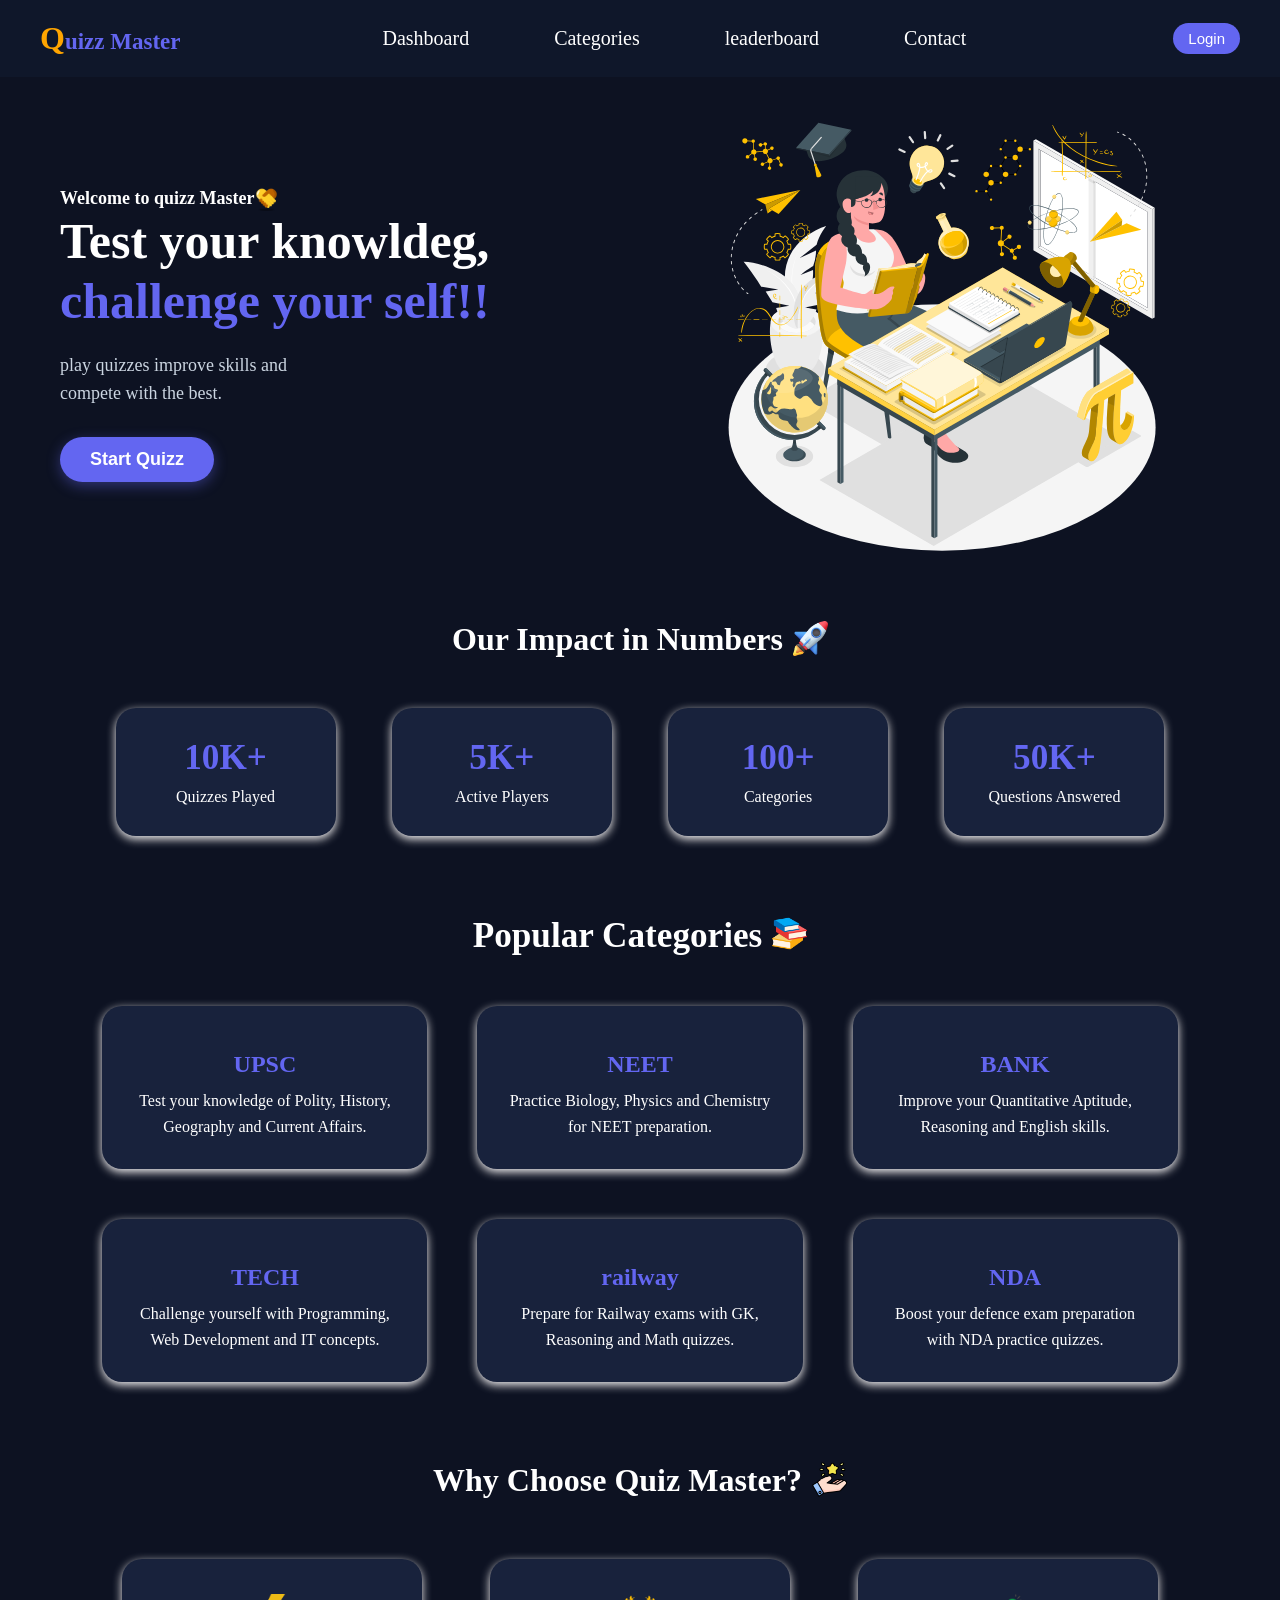
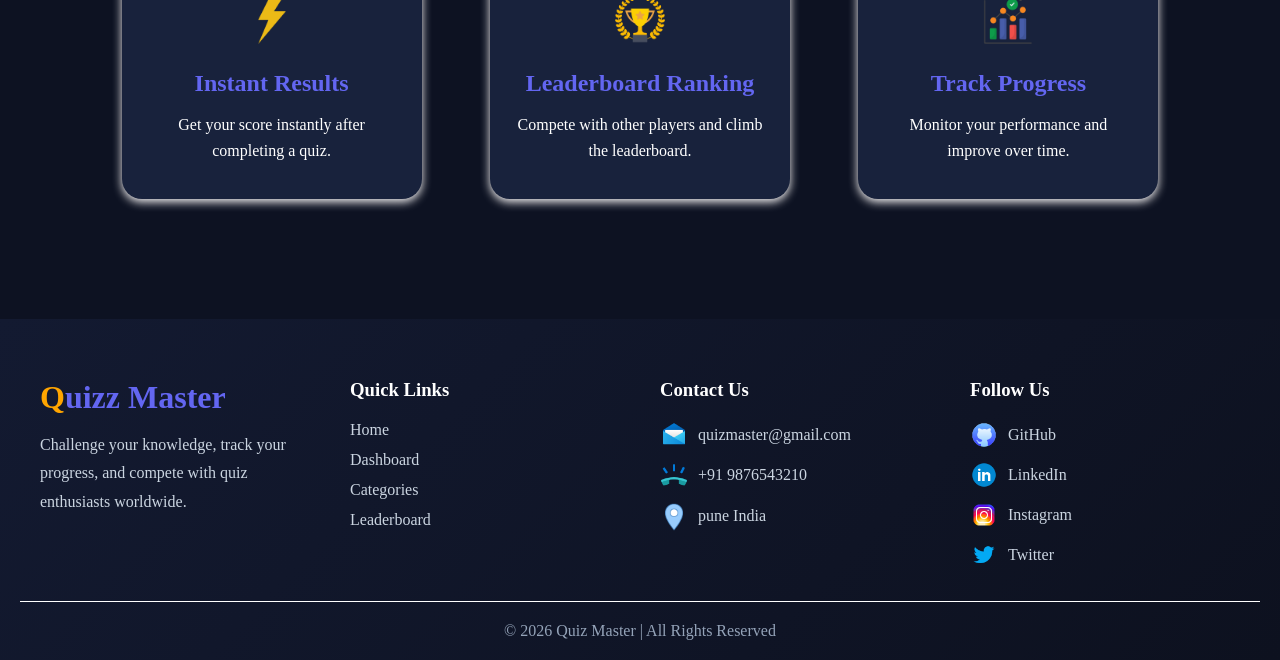
<file: index.html>
<!DOCTYPE html>
<html lang="en">

<head>
    <meta charset="UTF-8">
    <meta name="viewport" content="width=device-width, initial-scale=1.0">
    <title>quizz</title>
    <link rel="stylesheet" href="./css/navbaar.css">
    <link rel="stylesheet" href="./css/home.css">
    <link rel="stylesheet" href="./css/footer.css">
    
</head>

<body>
    <header>
        <div class="main-box-navbar">

            <div class="logo-contaner"> <span>Quizz Master</span></div>

            <!--<div class="menu-btn" id="menu-btn"><img src="./images/humbergear-menu.svg" height="30px"></div>-->
            <input type="checkbox" id="menu-toggle" class="menu-toggle">

            <label for="menu-toggle" class="humburger">
                <img src="./images/humbergear-menu.svg" alt="menu">
            </label>
          <div class="nav-links" id="links"><a href="./pages/dashboard.html" id="dashboard-link">Dashboard</a>
                <a href="./pages/categories.html" id="Categories-link">Categories</a>
                <a href="./pages/leaderboard.html" id="leaderboard-link">leaderboard</a>
                <a href="./pages/contact-us.html">Contact</a>
            </div>
            <div class="login-button-contaner">
                <button type="button" class="login-btn" id="logn-btn"><a>Login</a></button>
            </div>
        </div>
</header>
    <hr>

    <!--login  modal code-->
    <div class="modal" id="lgn-modal">

        <div class="modal-ctn">
            <span class="close" id="close-lgn">&times;</span>

            <div class="form-img">
                <img src="./images/login-img.svg" height="300px">
            </div>
 
            <form id="login-form">
<img src="./images/moon.png"
     id="themeIcon"
     class="theme-icon"
     height="25px">
                <h2>Login</h2>
               
                <label for="login-email">Enter Email :</label> <br>

                <input type="text" placeholder="Enter your Email" id="login-email"><br>

                <label for="lgn-pswrd">Password :</label><br>
                <!--<input type="password" placeholder="Password" id="lgn-pswrd"><br>-->
                <div class="password-box">
    <input type="password" placeholder="Password" id="lgn-pswrd">
    <span  ><img src="./images/hidden-img.png" height="20px" id="togglePassword"></span>
</div>
                <button type="submit">Login</button>
                <p>Don't have an account?<a href="#" id="openSignup">Signup</a>
                </p>
        </form>
        </div>
    </div>

    <!--signup btn code-->
    <div class="signup-modal" id="signupModal">

        <div class="modal-content">

            <div> <span class="close" id="close-sinup">
                    &times;
                </span></div>
            <div class="signup-img"><img src="./images/signup-img.svg" height="350px"></div>

            <div class="form-wrapper">
                <img src="./images/moon.png"
     id="themeIcon"
     class="theme-icon"
     height="20px">
                <h2>Sign Up</h2>
               
                <form id="signupForm">
                    <input type="text" id="name" placeholder="Full Name">

                    <input type="email" id="email" placeholder="Email">

                  <div class="signup-password-box">
    <input type="password"
           id="signup-password"
           placeholder="Password"
           class="password">

    <img src="./images/hidden-img.png"
         id="toggleSignupPassword"
         class="signup-toggle-password">
</div>

<div class="signup-password-box">
    <input type="password"
           id="confirm-password"
           placeholder="Confirm Password"
           class="password">

    <img src="./images/hidden-img.png"
         id="toggleConfirmPassword"
         class="signup-toggle-password">
</div>
                    <button type="submit">
                        Create account
                    </button>
                    <p>
                        Already have an account?<a href="#" id="openLogin">Login</a>
                    </p>
                </form>
            </div>

        </div>

    </div>
    <!--hero-section-->
    <div class="imag-text-btn-box">
        <div class="text-ctn">
            <span class="wlc-heading">Welcome to quizz Master<img src="./images/welcome-icon.png" height="25px"></span>
            <h2 class="h2-head">Test your knowldeg,<br><span class="color-text"> challenge your self!!</span></h2>
            <p class="short-para">play quizzes improve skills and <br>compete with the best.</p>
            <button type="button" id="start-quizz">Start Quizz</button>
        </div>
         <div class="heroimg-ctn">
            <img src="./images/hero-section-img.svg" height="400px">
        </div>
    </div>
     <section class="stats-section">

        <h2 class="stats-heading">
            Our Impact in Numbers <img src="./images/rocket.png" height="35px">
        </h2>

        <div class="stats-container">

            <div class="stat-card">
                <h3>10K+</h3>
                <p>Quizzes Played</p>
            </div>

            <div class="stat-card">
                <h3>5K+</h3>
                <p>Active Players</p>
            </div>

            <div class="stat-card">
                <h3>100+</h3>
                <p>Categories</p>
            </div>

            <div class="stat-card">
                <h3>50K+</h3>
                <p>Questions Answered</p>
            </div>

        </div>

    </section>

    <section class="categories-section">

        <h2 class="category-heading">
            Popular Categories <img src="./images/stack-of-books.png" height="35px">
        </h2>

        <div class="category-container">

            <div class="category-card">
                <span></span>
                <h3>UPSC</h3>
                <p>Test your knowledge of Polity, History, Geography and Current Affairs.</p>
            </div>

            <div class="category-card">
                <span></span>
                <h3>NEET</h3>
                <p>Practice Biology, Physics and Chemistry for NEET preparation.</p>
            </div>

            <div class="category-card">
                <span></span>
                <h3>BANK</h3>
                <p>Improve your Quantitative Aptitude, Reasoning and English skills.</p>
            </div>

            <div class="category-card">
                <span></span>
                <h3>TECH</h3>
                <p>Challenge yourself with Programming, Web Development and IT concepts.</p>
            </div>

            <div class="category-card">
                <span></span>
                <h3>railway</h3>
                <p>Prepare for Railway exams with GK, Reasoning and Math quizzes.</p>
            </div>

            <div class="category-card">
                <span></span>
                <h3>NDA</h3>
                <p>Boost your defence exam preparation with NDA practice quizzes.</p>
            </div>

        </div>

    </section>

    <section class="why-choose-section">

        <h2 class="why-heading">
            Why Choose Quiz Master? <img src="./images/rating.png" height="35px">
        </h2>

        <div class="why-container">

            <div class="why-card">
                <div class="icon"><img src="./images/flash.png" height="50px"></div>

                <h3>Instant Results</h3>

                <p>
                    Get your score instantly after completing a quiz.
                </p>
            </div>

            <div class="why-card">
                <div class="icon"><img src="./images/awards.png" height="50px"></div>

                <h3>Leaderboard Ranking</h3>

                <p>
                    Compete with other players and climb the leaderboard.
                </p>
            </div>

            <div class="why-card">
                <div class="icon"><img src="./images/progress.png" height="50px"></div>

                <h3>Track Progress</h3>

                <p>
                    Monitor your performance and improve over time.
                </p>
            </div>

        </div>

    </section>

    <footer class="footer">

        <div class="footer-container">

            <!-- Logo Section -->
            <div class="footer-box">
                <h2 class="footer-logo">Quizz Master</h2>
                <p>
                    Challenge your knowledge, track your progress,
                    and compete with quiz enthusiasts worldwide.
                </p>
            </div>

            <!-- Quick Links -->
            <div class="footer-box">
                <h3>Quick Links</h3>

                <a href="./index.html">Home</a>
                <a href="./pages/dashboard.html" class="quick-link">Dashboard</a>
                <a href="./pages/categories.html" class="quick-link">Categories</a>
                <a href="./pages/leaderboard.html" class="quick-link">Leaderboard</a>
            </div>

            <!-- Contact -->
            <div class="footer-box">
                <h3>Contact Us</h3>

                <p> <a href="mailto:quizmaster@gmail.com"><img src="./images/mail-icon.png"
                            height="28px">quizmaster@gmail.com</a></p>
                <p> <a href="tel:+91 9876543210"><img src="./images/call-icon.png" height="28px">+91 9876543210</a></p>
                <p> <a href="https://maps.app.goo.gl/2eyyGiFhzCetyrBe6" alt="map" target="_blank"><img
                            src="./images/location-icon.png" height="28px">pune India</a></p>


            </div>

            <!-- Social -->
            <div class="footer-box">
                <h3>Follow Us</h3>

                <a href="https://github.com/" target="_blank"><img src="./images/git-hub-icon.png" height="28px">
                    GitHub</a>
                <a href="https://in.linkedin.com/" target="_blank"> <img src="./images/linkedin-icon.png"
                        height="28px">LinkedIn</a>
                <a href="https://www.instagram.com/" target="_blank"><img src="./images/insta-icon.png" height="28px">
                    Instagram</a>
                <a href="https://x.com/" target="_blank"> <img src="./images/twitter-icon.png" height="28px">Twitter</a>
            </div>
        </div>

        <div class="footer-bottom">
            <p>
                © 2026 Quiz Master | All Rights Reserved
            </p>
        </div>

    </footer>
   <!--<script>
         const loginbtn = document.getElementById("logn-btn");
        const loginmodal = document.getElementById("lgn-modal");
        const close = document.getElementById("close-lgn");
        const close1 = document.getElementById("close-sinup");
         const signup1 = document.getElementById("signupModal");

         loginbtn.addEventListener("click", () => {
            loginmodal.style.display = "block";
        });

        close.addEventListener("click", () => {
            loginmodal.style.display = "none";
        });

        close1.addEventListener("click", () => {
            signup1.style.display = "none";
        });


        // Signup Modal
        const signupModal = document.getElementById("signupModal");
        const signupClose = document.getElementById("signupClose");

        // Forms
        const signupForm = document.getElementById("signupForm");
        const loginForm = document.getElementById("login-form");

        // Links
        const openSignup = document.getElementById("openSignup");
        const openLogin = document.getElementById("openLogin");


        // Login -> Signup

        openSignup.addEventListener("click", (e) => {

            e.preventDefault();

            loginmodal.style.display = "none";

            signupModal.style.display = "block";

        });


        // Signup -> Login

        openLogin.addEventListener("click", (e) => {

            e.preventDefault();

            signupModal.style.display = "none";

            loginmodal.style.display = "block";

        });


        // Signup Logic

        signupForm.addEventListener("submit", (e) => {

            e.preventDefault();

            const name =
                document.getElementById("name").value;

            const email =
                document.getElementById("email").value;

            const password =
                document.getElementById("password").value;

            let users =
                JSON.parse(localStorage.getItem("users"))
                || [];

            const alreadyExists =
                users.some(user => user.email === email);

            if (alreadyExists) {

                alert("User already exists!");

                return;
            }

            users.push({
                name,
                email,
                password
            });

            localStorage.setItem(
                "users",
                JSON.stringify(users)
            );

            alert("Signup Successful");
            localStorage.setItem("isLoggedIn", "true");

            localStorage.setItem("currentUser", name);

            window.location.href = "././pages/dashboard.html";

        });



        // Login Logic

        loginForm.addEventListener("submit", (e) => {

            e.preventDefault();

            const email =
                document.getElementById("login-email").value;

            const password =
                document.getElementById("lgn-pswrd").value;

            let users =
                JSON.parse(localStorage.getItem("users"))
                || [];

            const user =
                users.find(user =>

                    user.email === email &&
                    user.password === password

                );

            if (user) {

                alert("Login Successful");

                localStorage.setItem("isLoggedIn", "true");

                localStorage.setItem("currentUser", user.name);

                window.location.href = "././pages/dashboard.html";

            }
            else {

                alert("Invalid Email or Password");


            }

        });

        const dashboardLink =
            document.getElementById("dashboard-link");

        const categoriesLink =
            document.getElementById("Categories-link");

        const leaderboardLink =
            document.getElementById("leaderboard-link");


        function checkLogin(event) {

            const isLoggedIn =
                localStorage.getItem("isLoggedIn");

            if (isLoggedIn !== "true") {

                event.preventDefault();

                loginmodal.style.display = "block";

            }

        }


        dashboardLink.addEventListener(
            "click",
            checkLogin
        );

        categoriesLink.addEventListener(
            "click",
            checkLogin
        );

        leaderboardLink.addEventListener(
            "click",
            checkLogin
        );


        //startquizz pop up logic

        const startQuizBtn =
            document.getElementById("start-quizz");

        startQuizBtn.addEventListener("click", function (e) {

            const isLoggedIn =
                localStorage.getItem("isLoggedIn");

            if (isLoggedIn !== "true") {

                e.preventDefault();

                alert("Please Login or Sign Up first to start the quiz!");

            }
            else {

                window.location.href =
                    "././pages/categories.html";

            }

        });

        //logic for quick links of navbar pop up

        const quicklinks = document.querySelectorAll(".quick-link");

        quicklinks.forEach(link => {
            link.addEventListener('click', (e) => {

                if (!localStorage.getItem("isLoggedIn")) {
                    e.preventDefault();
                    alert("oops please login or signup first!!")
                }


            });
        });
    </script>-->
    <script src="./js/index.js"></script>
</body>

</html>
</file>
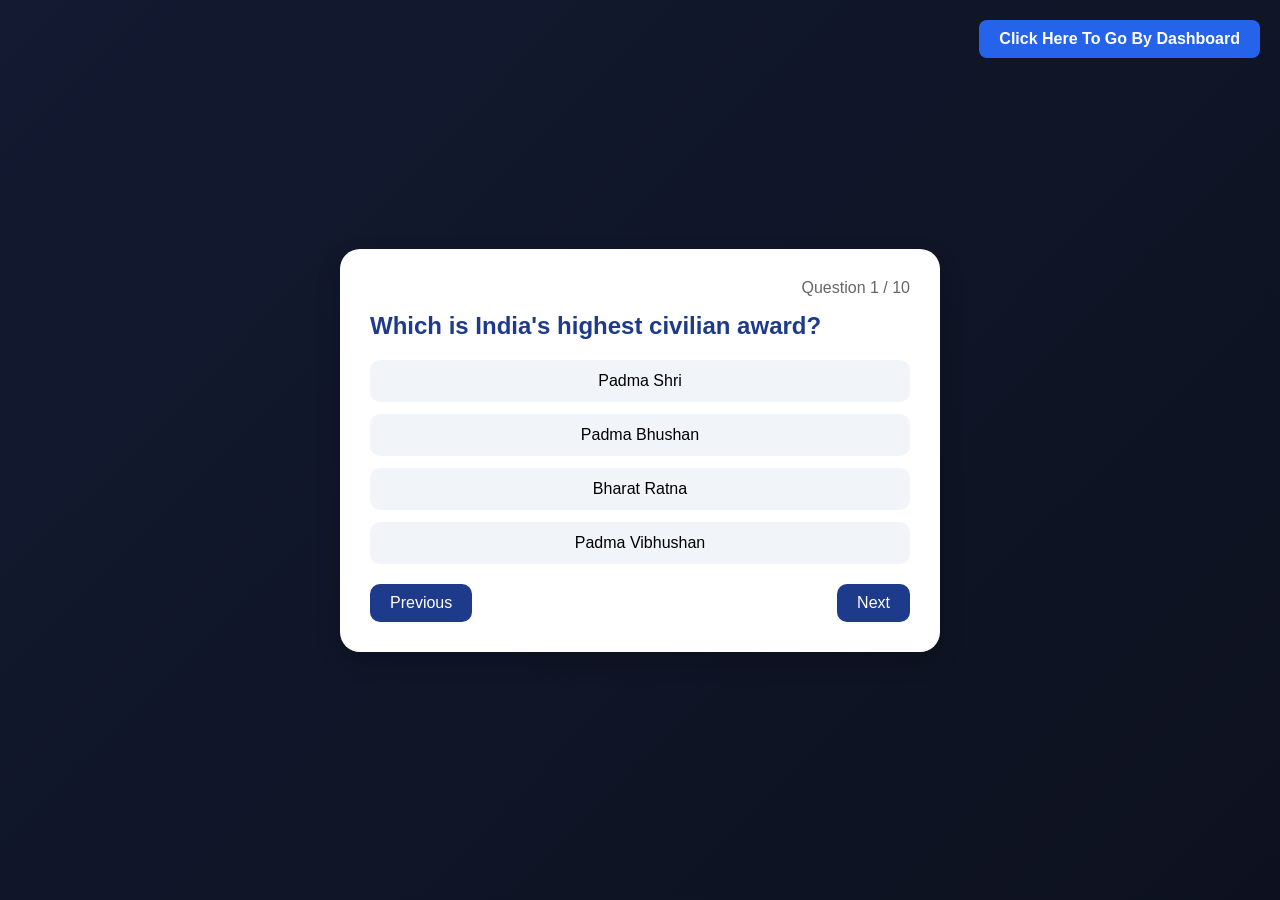
<file: pages/awards-honors.html>
<!DOCTYPE html>
<html lang="en">

<head>
    <meta charset="UTF-8">
    <meta name="viewport" content="width=device-width, initial-scale=1.0">
    <link rel="stylesheet" href="../css/current-affaires-quiz.css">
    <title>Document</title>
</head>

<body>
    <a href="../pages/dashboard.html" class="dashboard-btn">Click Here To Go By Dashboard</a>
    <div class="quiz-box">
        <div class="progress" id="progress"></div>
        <h2 id="question"></h2>
        <div id="options"></div>
        <p id="result"></p>
        <div class="buttons">
            <button class="btn" onclick="previousQuestion()">Previous</button>
            <button class="btn" onclick="nextQuestion()">Next</button>
        </div>
    </div>
    <script src="../js/awards-honors.js"></script>
</body>

</html>
</file>
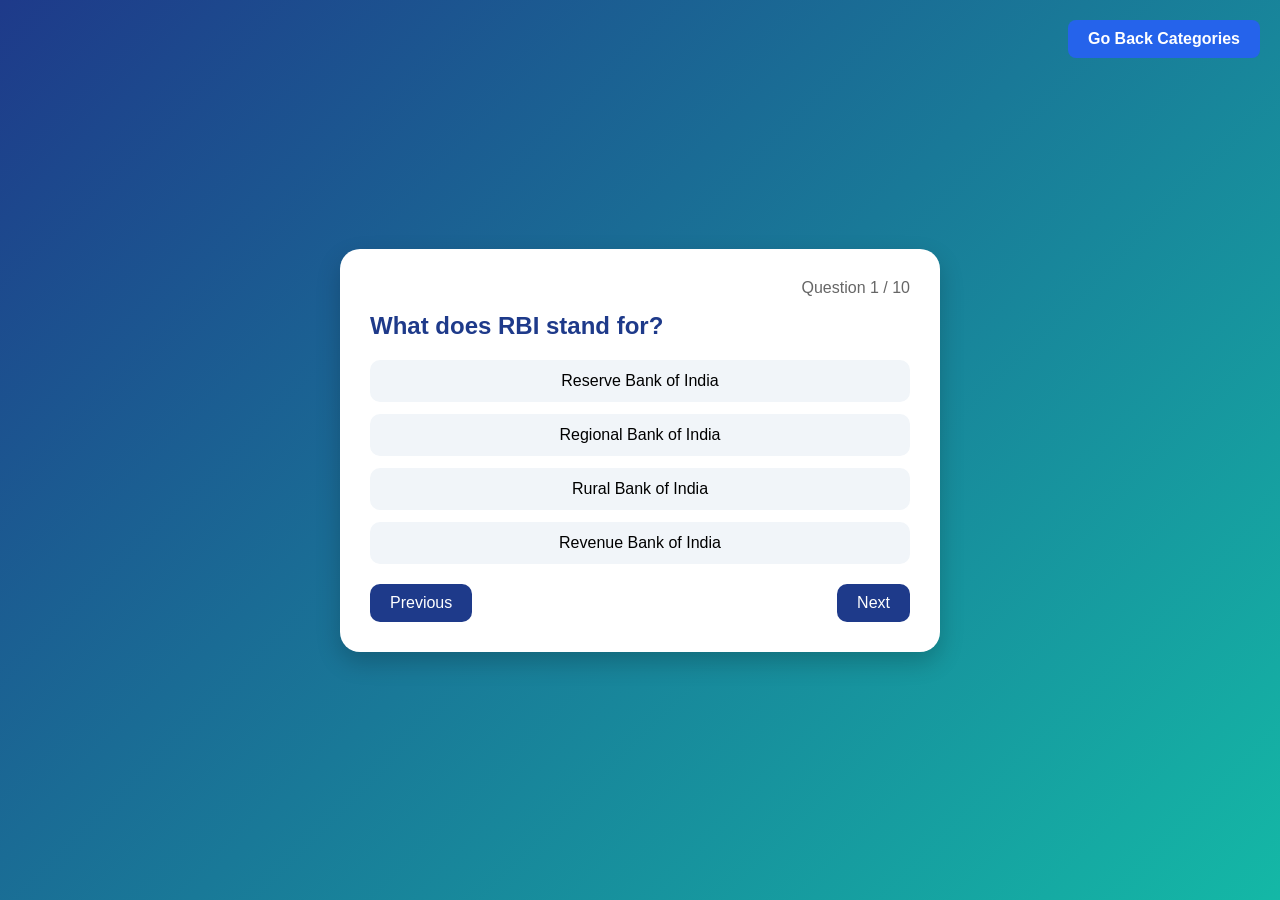
<file: pages/Bank-quizz.html>
<!DOCTYPE html>
<html lang="en">

<head>
    <meta charset="UTF-8">
    <meta name="viewport" content="width=device-width, initial-scale=1.0">
    <link rel="stylesheet" href="./../css/quizz.css">
    <title>Document</title>
</head>

<body>
    <a href="./../pages/categories.html" class="dashboard-btn">Go Back Categories</a>
    <div class="quiz-box">
        <div class="progress" id="progress"></div>
        <h2 id="question"></h2>
        <div id="options"></div>
        <p id="result"></p>
        <div class="buttons">
            <button class="btn" onclick="previousQuestion()">Previous</button>
            <button class="btn" onclick="nextQuestion()">Next</button>
        </div>
    </div>
    <script src="./../js/bank.js"></script>
</body>

</html>
</file>
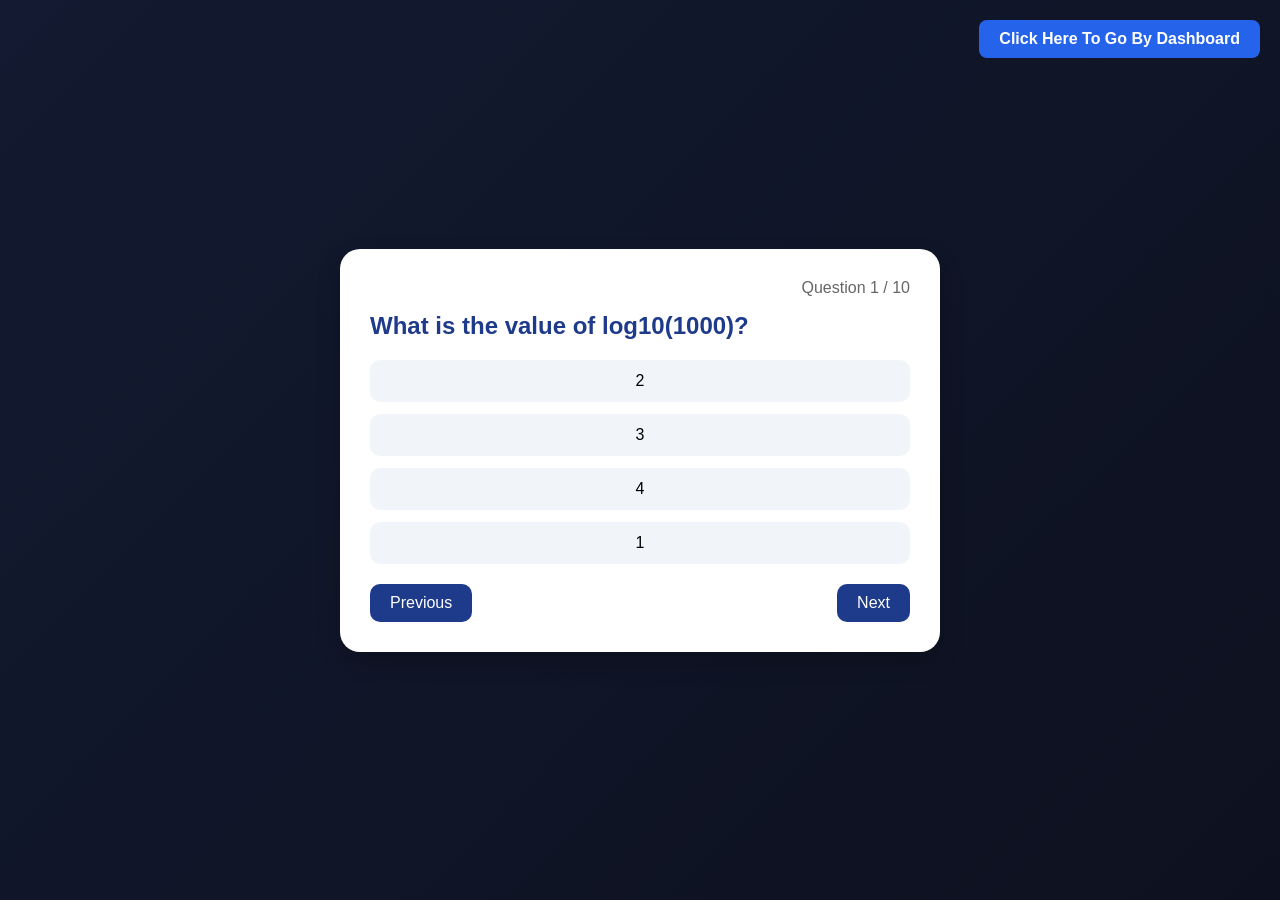
<file: pages/cet.html>
<!DOCTYPE html>
<html lang="en">
<head>
    <meta charset="UTF-8">
    <meta name="viewport" content="width=device-width, initial-scale=1.0">
    <link rel="stylesheet" href="../css/current-affaires-quiz.css">
    <title>Document</title>
</head>
<body>
    <a href="../pages/dashboard.html" class="dashboard-btn">Click Here To Go By Dashboard</a>
    <div class="quiz-box">
        <div class="progress" id="progress"></div>
        <h2 id="question"></h2>
        <div id="options"></div>
        <p id="result"></p>
        <div class="buttons">
            <button class="btn" onclick="previousQuestion()">Previous</button>
            <button class="btn" onclick="nextQuestion()">Next</button>
        </div>
    </div>
    <script src="../js/cet.js"></script>
</body>
</html>
</file>
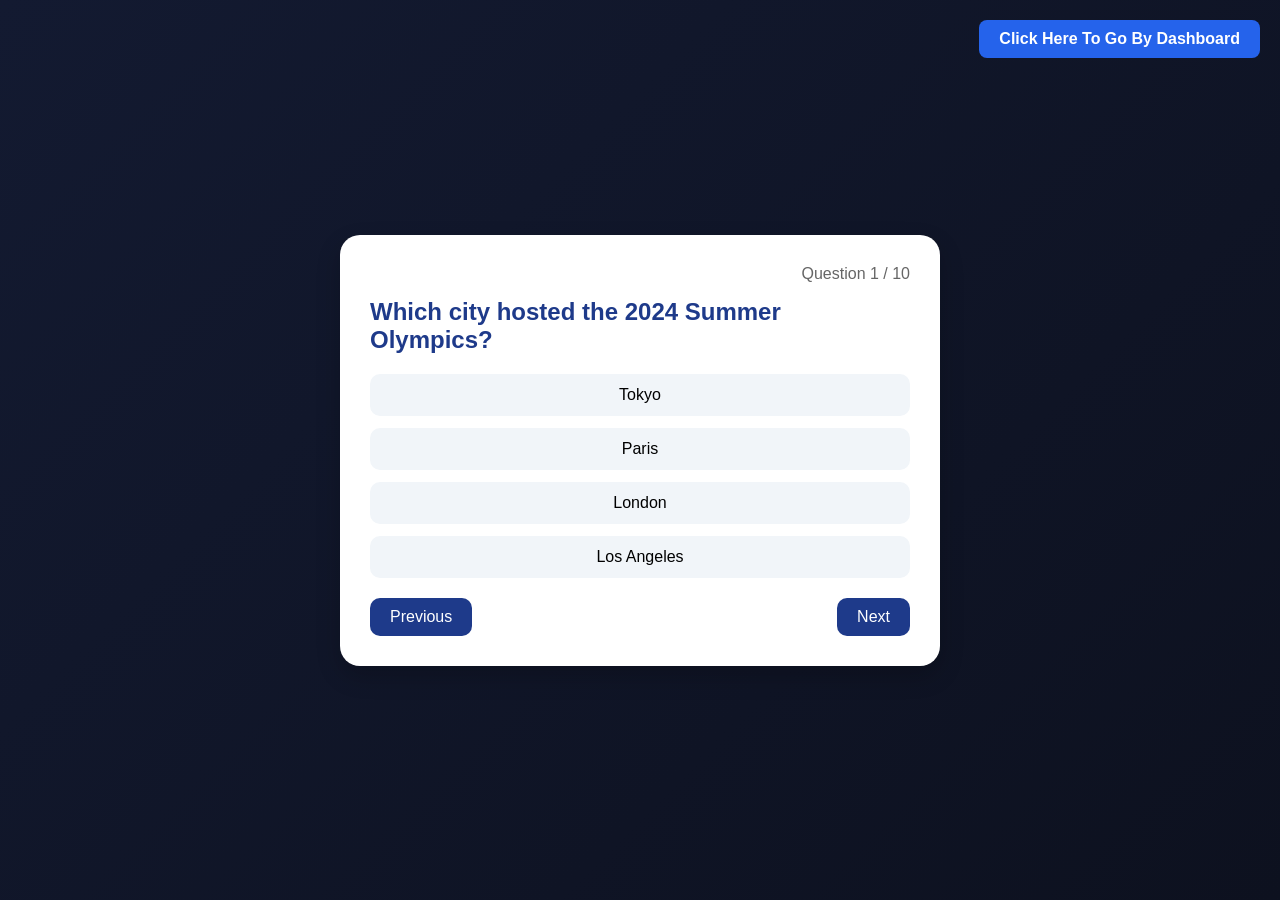
<file: pages/current-affairs-quiz.html>
<!DOCTYPE html>
<html lang="en">

<head>
    <meta charset="UTF-8">
    <meta name="viewport" content="width=device-width, initial-scale=1.0">
    <link rel="stylesheet" href="../css/current-affaires-quiz.css">
    <title>Document</title>
</head>

<body>
    <a href="../pages/dashboard.html" class="dashboard-btn">Click Here To Go By Dashboard</a>
    <div class="quiz-box">
        <div class="progress" id="progress"></div>
        <h2 id="question"></h2>
        <div id="options"></div>
        <p id="result"></p>
        <div class="buttons">
            <button class="btn" onclick="previousQuestion()">Previous</button>
            <button class="btn" onclick="nextQuestion()">Next</button>
        </div>
    </div>
    <script src="../js/current-affair-quiz.js"></script>
</body>

</html>
</file>
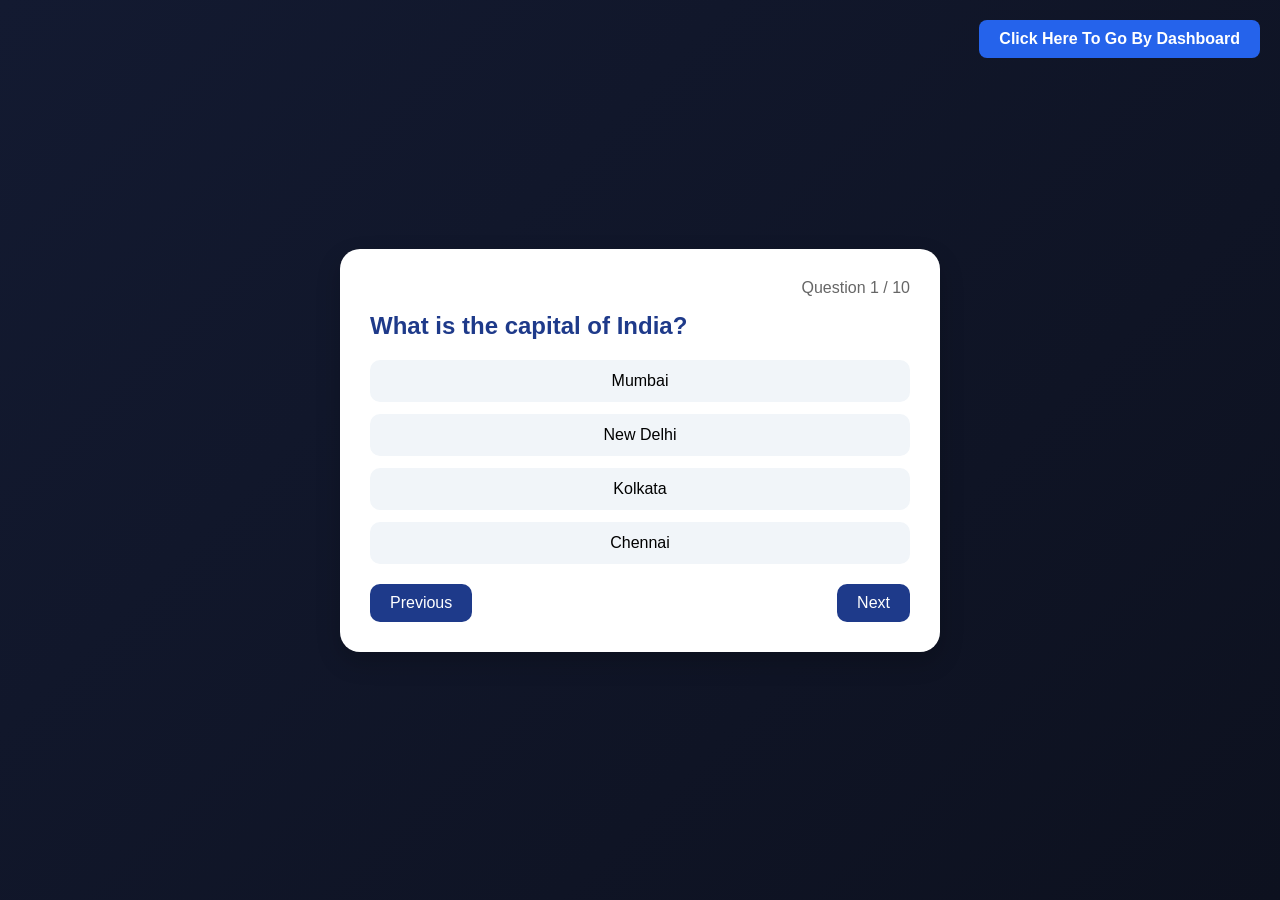
<file: pages/general-knowledge-quiz.html>
<!DOCTYPE html>
<html lang="en">

<head>
    <meta charset="UTF-8">
    <meta name="viewport" content="width=device-width, initial-scale=1.0">
    <link rel="stylesheet" href="../css/current-affaires-quiz.css">
    <title>Document</title>
</head>

<body>
    <a href="../pages/dashboard.html" class="dashboard-btn">Click Here To Go By Dashboard</a>
    <div class="quiz-box">
        <div class="progress" id="progress"></div>
        <h2 id="question"></h2>
        <div id="options"></div>
        <p id="result"></p>
        <div class="buttons">
            <button class="btn" onclick="previousQuestion()">Previous</button>
            <button class="btn" onclick="nextQuestion()">Next</button>
        </div>
    </div>
    <script src="../js/general-knowledge-quiz.js"></script>
</body>

</html>
</file>
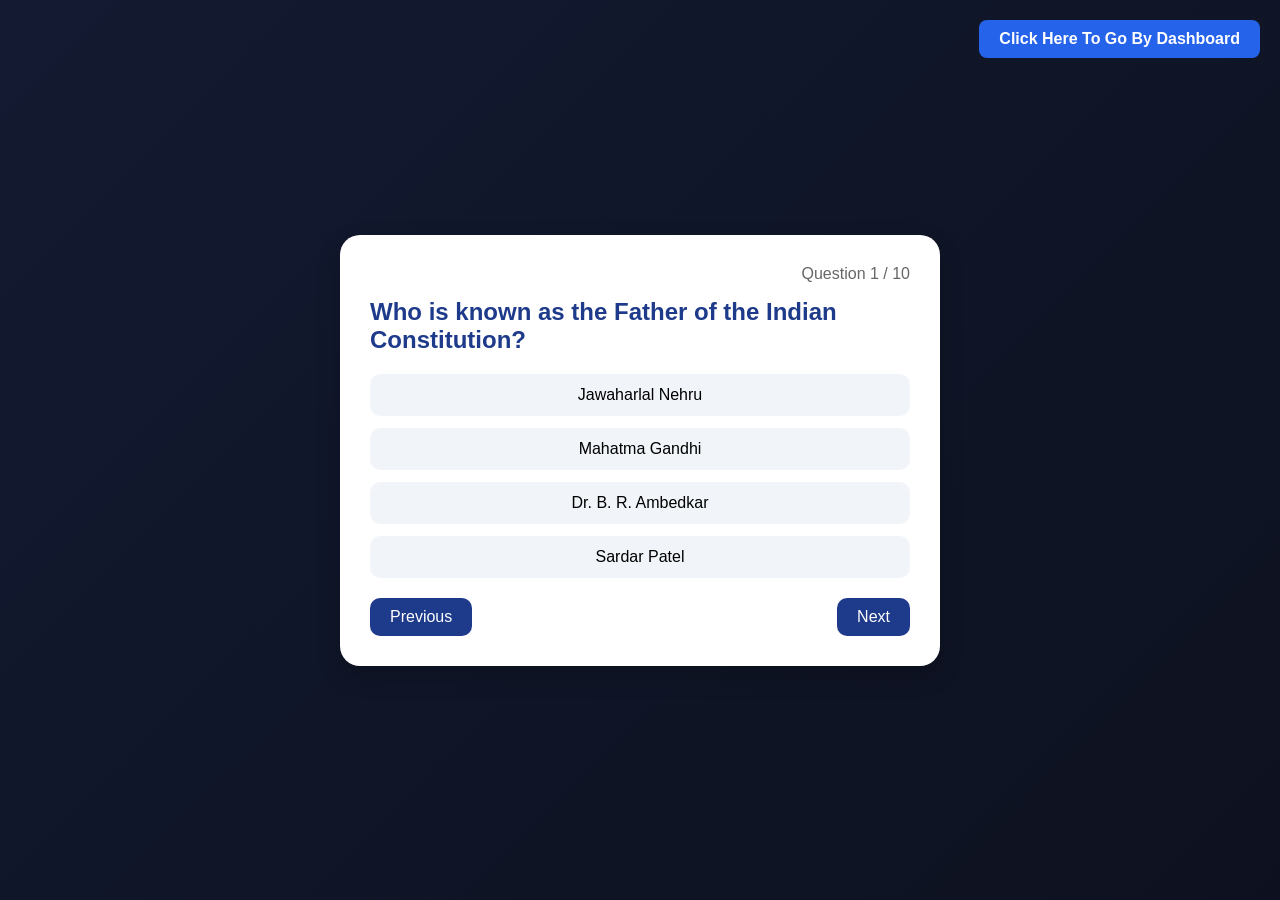
<file: pages/indian-polytics-basics.html>
<!DOCTYPE html>
<html lang="en">

<head>
    <meta charset="UTF-8">
    <meta name="viewport" content="width=device-width, initial-scale=1.0">
    <link rel="stylesheet" href="../css/current-affaires-quiz.css">
    <title>Document</title>
</head>

<body>
    <a href="../pages/dashboard.html" class="dashboard-btn">Click Here To Go By Dashboard</a>
    <div class="quiz-box">
        <div class="progress" id="progress"></div>
        <h2 id="question"></h2>
        <div id="options"></div>
        <p id="result"></p>
        <div class="buttons">
            <button class="btn" onclick="previousQuestion()">Previous</button>
            <button class="btn" onclick="nextQuestion()">Next</button>
        </div>
    </div>
    <script src="../js/indian-polytics-basics.js"></script>
</body>

</html>
</file>
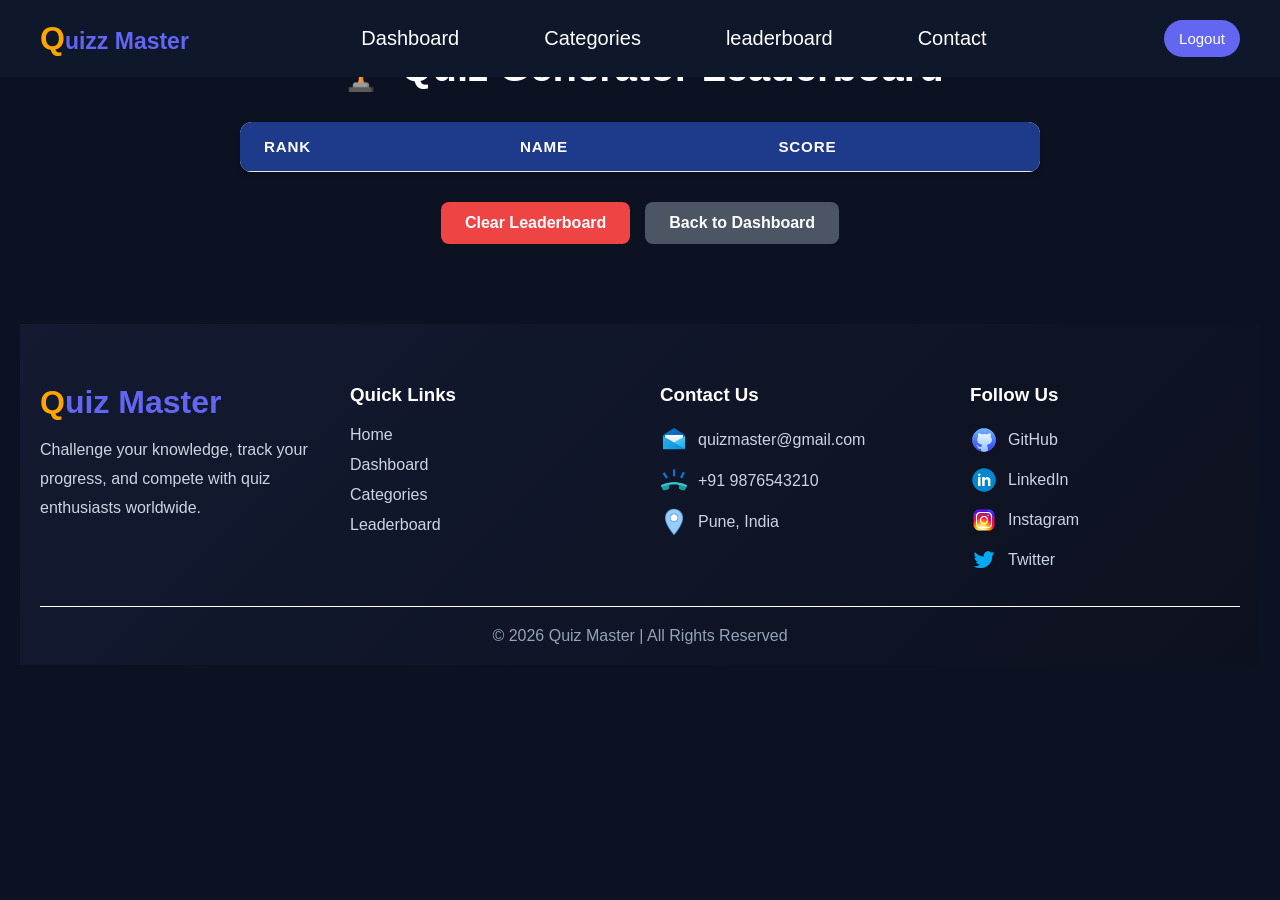
<file: pages/leaderboard.html>
<!DOCTYPE html>
<html lang="en">
<head>
    <meta charset="UTF-8">
    <meta name="viewport" content="width=device-width, initial-scale=1.0">
    <title>Leaderboard</title>
    <link rel="stylesheet" href="./../css/leaderboard.css">
    <link rel="stylesheet" href="./../css/navbaar.css">
    <link rel="stylesheet" href="./../css/footer.css">
</head>
<body>

    <header>
        <div class="main-box-navbar">

            <div class="logo-contaner"> <span>Quizz Master</span></div>

            <input type="checkbox" id="menu-toggle" class="menu-toggle">

            <label for="menu-toggle" class="humburger">
                <img src="../images/humbergear-menu.svg" alt="menu">
            </label>

            <div class="nav-links" id="links"><a href="../pages/dashboard.html" id="dashboard-link">Dashboard</a>
                <a href="../pages/categories.html" id="Categories-link">Categories</a>
                <a href="../pages/leaderboard.html" id="leaderboard-link">leaderboard</a>
                <a href="../pages/contact-us.html">Contact</a>
            </div>
            <button type="button" class="login-btn" id="logout-btn">
                Logout
            </button>
        </div>

        <!-- logout script -->

        <script>
            const logoutBtn = document.getElementById('logout-btn');
            logoutBtn.addEventListener('click', () => {
                alert("Are you sure to logout your account?");
                localStorage.removeItem('isLoggedIn');
                window.location.href = '../index.html'; // adjust path if needed
            });

        </script>

    </header>
    <hr>

    <div class="container">
        <h1 class="heading">
            <img src="./../images/trophy.png" class="trophy" alt="Trophy">
            Quiz Generator Leaderboard
        </h1>
        
        <div class="card">
            <table>
                <thead>
                    <tr>
                        <th>Rank</th>
                        <th>Name</th>
                        <th>Score</th>
                    </tr>
                </thead>
                <tbody id="leaderboardBody">
                    </tbody>
            </table>
        </div>

        <div class="btn-box">
            <button class="clear-btn" onclick="clearLeaderboard()">Clear Leaderboard</button>
            <button class="back-btn" onclick="window.location.href='dashboard.html'">Back to Dashboard</button>
        </div>
    </div>

    <script>
        
        let leaderboard = JSON.parse(localStorage.getItem("leaderboard")) || [];

        
        leaderboard.sort((a, b) => b.score - a.score);

        const tbody = document.getElementById("leaderboardBody");
        tbody.innerHTML = ""; 

        
        leaderboard.forEach((player, index) => {
            let rank = index + 1;
            let rankDisplay = "";

        
            if (rank === 1) {
                rankDisplay = `<img src="./../images/gold-medal.png" class="medal" alt="1st Place">`;
            } else if (rank === 2) {
                rankDisplay = `<img src="./../images/silver-medal.png" class="medal" alt="2nd Place">`;
            } else if (rank === 3) {
                rankDisplay = `<img src="./../images/bronze-medal.png" class="medal" alt="3rd Place">`;
            } else {
                rankDisplay = `<span class="rank-number">${rank}</span>`;
            }

            
            tbody.innerHTML += `
            <tr>
                <td>${rankDisplay}</td>
                <td class="player-name">${player.name}</td>
                <td class="player-score">${player.score} points</td>
            </tr>
            `;
        });

        
        function clearLeaderboard() {
            if (confirm("Are you sure you want to clear all real-time leaderboard history?")) {
                localStorage.removeItem("leaderboard");
                location.reload();
            }
        }
    </script>


 <footer class="footer">
        <div class="footer-container">

            <div class="footer-box">
                <h2 class="footer-logo">Quiz Master</h2>
                <p>
                    Challenge your knowledge, track your progress,
                    and compete with quiz enthusiasts worldwide.
                </p>
            </div>

            <div class="footer-box">
                <h3>Quick Links</h3>

                <a href="../index.html">Home</a>
                <a href="./dashboard.html">Dashboard</a>
                <a href="./categories.html">Categories</a>
                <a href="./leaderboard.html">Leaderboard</a>
            </div>

            <div class="footer-box">
                <h3>Contact Us</h3>

                <p>
                    <a href="mailto:quizmaster@gmail.com">
                        <img src="./../images/mail-icon.png" alt="Mail" height="28">
                        quizmaster@gmail.com
                    </a>
                </p>

                <p>
                    <a href="tel:+919876543210">
                        <img src="./../images/call-icon.png" alt="Call" height="28">
                        +91 9876543210
                    </a>
                </p>

                <p>
                    <a href="https://maps.app.goo.gl/2eyyGiFhzCetyrBe6" target="_blank">
                        <img src="./../images/location-icon.png" alt="Location" height="28">
                        Pune, India
                    </a>
                </p>
            </div>

            <div class="footer-box">
                <h3>Follow Us</h3>

                <a href="https://github.com/" target="_blank">
                    <img src="./../images/git-hub-icon.png" alt="GitHub" height="28">
                    GitHub
                </a>

                <a href="https://in.linkedin.com/" target="_blank">
                    <img src="./../images/linkedin-icon.png" alt="LinkedIn" height="28">
                    LinkedIn
                </a>

                <a href="https://www.instagram.com/" target="_blank">
                    <img src="./../images/insta-icon.png" alt="Instagram" height="28">
                    Instagram
                </a>

                <a href="https://x.com/" target="_blank">
                    <img src="./../images/twitter-icon.png" alt="Twitter" height="28">
                    Twitter
                </a>
            </div>

        </div>

        <div class="footer-bottom">
            <p>© 2026 Quiz Master | All Rights Reserved</p>
        </div>

    </footer>


</body>

</html>
</file>
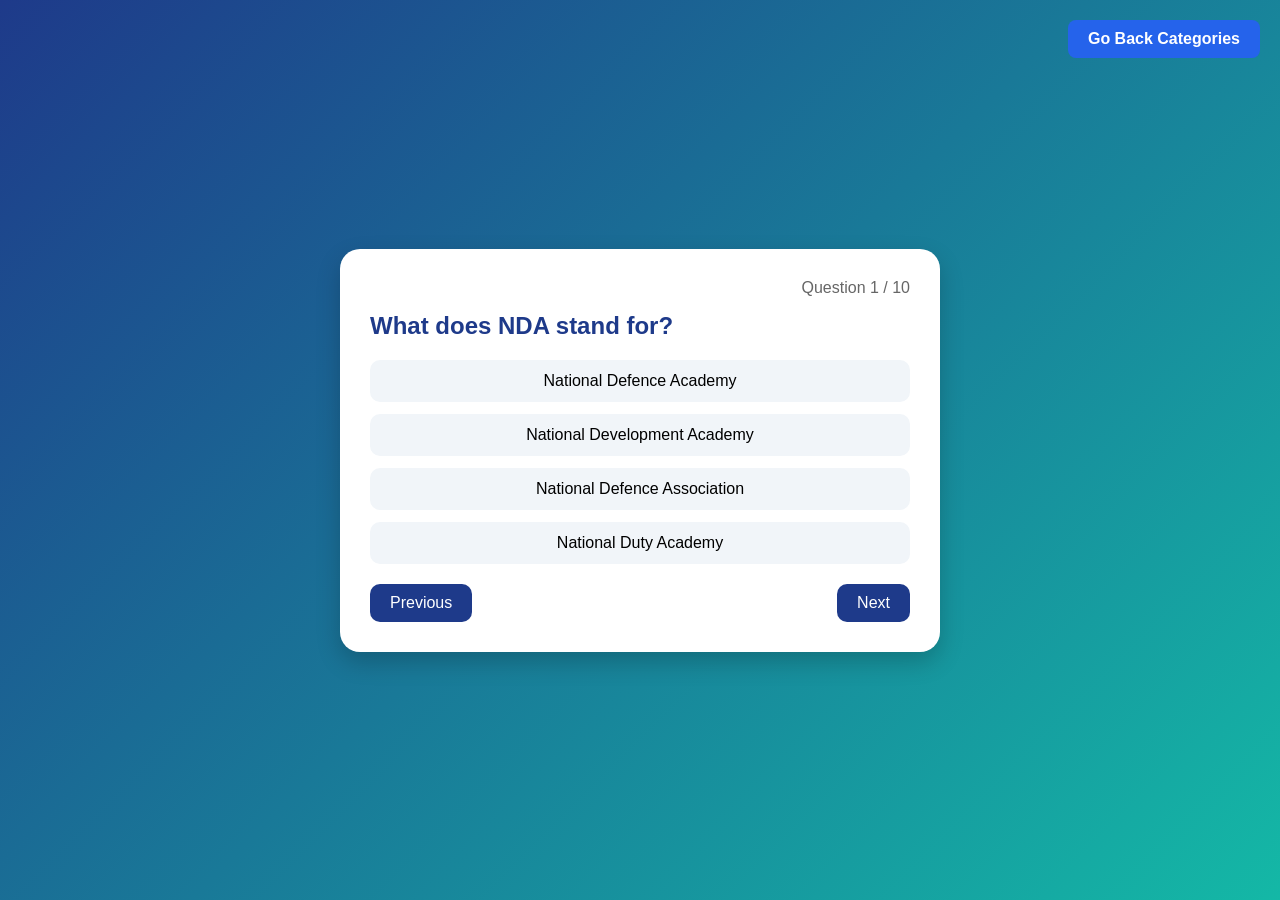
<file: pages/nda-quizz.html>
<!DOCTYPE html>
<html lang="en">

<head>
    <meta charset="UTF-8">
    <meta name="viewport" content="width=device-width, initial-scale=1.0">
    <link rel="stylesheet" href="./../css/quizz.css">
    <title>Document</title>
</head>

<body>
    <a href="./../pages/categories.html" class="dashboard-btn">Go Back Categories</a>
    <div class="quiz-box">
        <div class="progress" id="progress"></div>
        <h2 id="question"></h2>
        <div id="options"></div>
        <p id="result"></p>
        <div class="buttons">
            <button class="btn" onclick="previousQuestion()">Previous</button>
            <button class="btn" onclick="nextQuestion()">Next</button>
        </div>
    </div>
    <script src="./../js/nda.js"></script>
</body>

</html>
</file>
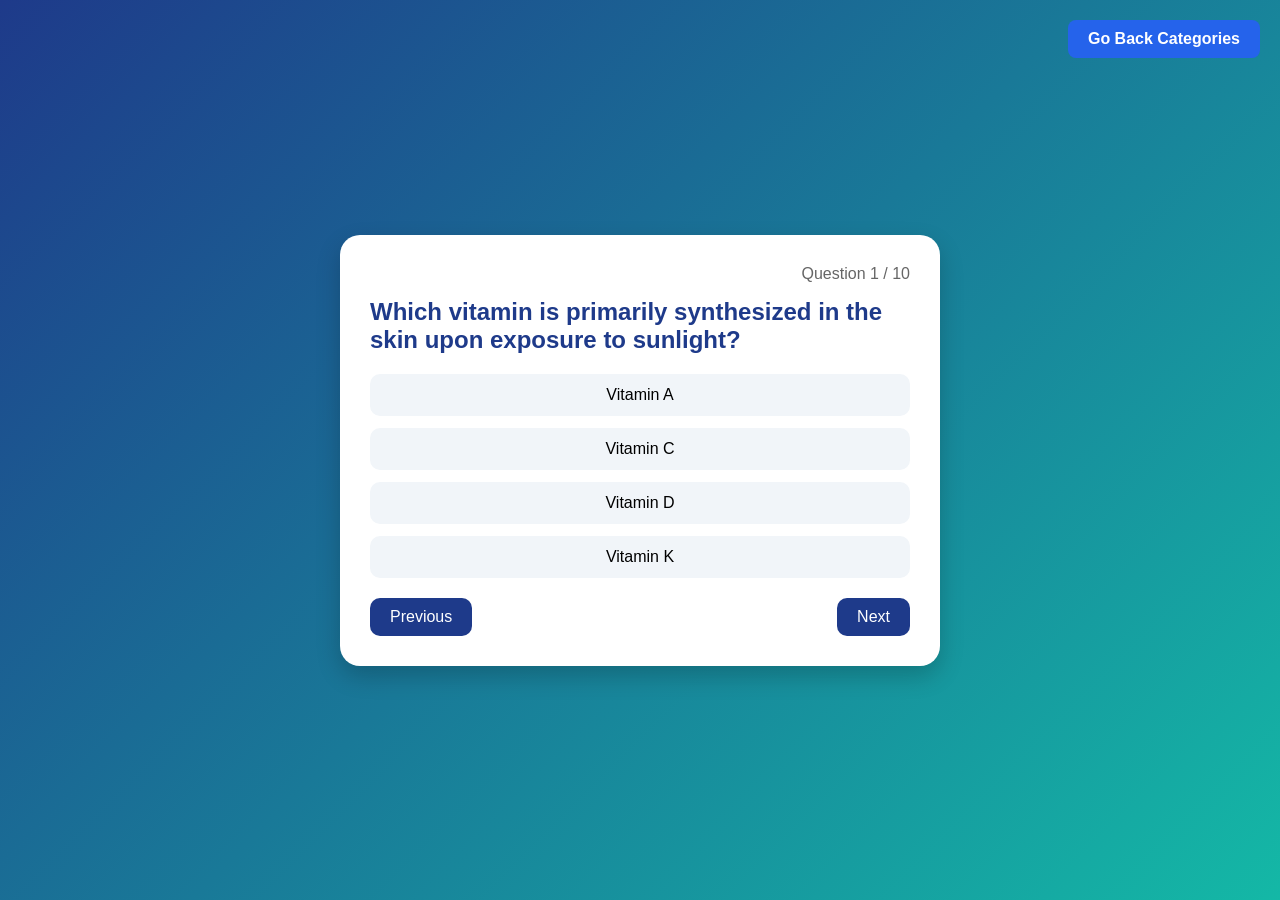
<file: pages/Neet-quizz.html>
<!DOCTYPE html>
<html lang="en">

<head>
    <meta charset="UTF-8">
    <meta name="viewport" content="width=device-width, initial-scale=1.0">
    <link rel="stylesheet" href="./../css/quizz.css">
    <title>Document</title>
</head>

<body>
    <a href="./../pages/categories.html" class="dashboard-btn">Go Back Categories</a>
    <div class="quiz-box">
        <div class="progress" id="progress"></div>
        <h2 id="question"></h2>
        <div id="options"></div>
        <p id="result"></p>
        <div class="buttons">
            <button class="btn" onclick="previousQuestion()">Previous</button>
            <button class="btn" onclick="nextQuestion()">Next</button>
        </div>
    </div>
    <script src="./../js/Neet.js"></script>
</body>

</html>
</file>
<file: css/navbaar.css>
.main-box-navbar {
    display: flex;
    justify-content: space-between;
    background-color: #0F172A;
    padding: 20px 40px;
    width: 100%;
    position: fixed;
    top: 0;
    left: 0;
    z-index: 1000;


}

* {
    margin: 0;
    padding: 0;
    box-sizing: border-box;


}

.logo-contaner {
    color: #6366F1;
    font-size: 23px;
    font-weight: bold;
}

.logo-contaner::first-letter {
    color: orange;
    font-size: 2rem;
}

.nav-links {
    display: flex;
    align-items: center;
    gap: 85px;
    font-size: 20px;
    font-weight: 500;
    color: #F8FAFC;
    margin-left: 10px;
}

.nav-links a {
    text-decoration: none;
    color: white;
    transition: transform 0.2s ease;
}

.nav-links a:hover {
    text-decoration: underline orange;

    transform: translateY(-3px);
    color: orange;


}
.password-box {
    display: flex;
    align-items: center;
    position: relative;
    width: 100%;
}

.password-box input {
    width: 100%;
    padding: 12px;
    padding-right: 40px; /* Icon ke liye space */
    font-size: 16px;
}

#togglePassword {
    position: absolute;
    right: 10px;
    cursor: pointer;
    user-select: none;
    font-size: 25px;
    bottom: 18px;
}

.login-button-contaner {
    display: flex;
    align-items: center;
    gap: 30px;
    


}

.login-btn {
    border: none;
    background-color: #6366F1;
    color: white;
    padding: 7px 15px;
    font-size: 15px;
    border-radius: 20px;
    cursor: pointer;
    margin-left: 15px;
}

.login-btn:hover {
    border: 2px solid orange;
}

.singup-btn {

    background-color: #6366F1;
    color: white;
    padding: 8px 12px;
    border: 2px solid black;
    font-size: 15px;
    border-radius: 20px;

}

body {
    background-color: #0d1222;
    font-family: inherit;
}

.menu-btn {
    font-size: 30px;
    cursor: pointer;
    display: none;

}

.mobile-menu {
    display: none;
}

.menu-toggle {
    display: none;
}

/* Hide hamburger on desktop */
.humburger {
    display: none;
}

@media screen and (max-width:768px) {

    .main-box-navbar {
        display: flex;
        flex-wrap: wrap;
        align-items: center;
        justify-content: space-between;
        padding: 15px 20px;
    }

    /* Show hamburger icon */
    .humburger {
        display: block;
        cursor: pointer;
    }

    .humburger img {
        width: 30px;
        height: 30px;
    }

    /* Hide menu and login button initially */
    .nav-links,
    .login-button-contaner {
        display: none;
        width: 100%;
        text-align: center;
        margin-top: 15px;
    }

    /* Show menu when checkbox is checked */
    .menu-toggle:checked~.nav-links {
        display: flex;
        flex-direction: column;

        gap: 15px;
    }

    .menu-toggle:checked~.login-button-contaner {
        display: flex;
        justify-content: center;
        margin-top: 15px;
        
    }

    .nav-links a {
        display: block;
        font-size: 16px;
    }
    .nav-links:hover,.nav-links:active{
        color: orange;
        text-decoration: underline;
    }
    .login-btn{
        
    }
    
}



.modal {
    display: none;
    position: fixed;
    top: 0;
    left: 0;
    width: 100%;
    height: 100%;
    background-color: rgba(0, 0, 0, 0.7);
    z-index: 2000;


}

.modal-ctn {
    width: 700px;
    height: 450px;
    background-color: white;
    padding: 25px;
    border-radius: 15px;
    position: absolute;
    top: 50%;
    left: 50%;
    transform: translate(-50%, -50%);
    display: flex;
    box-shadow: 0px 0px 10px 3px #cabfbf;
    justify-content: space-around;
    align-items: center;



}

.modal-ctn input {
    width: 100%;
    padding: 12px;
    margin-top: 10px;
    border-radius: 8px;
    margin-bottom: 5px;
    height: 100%;
    box-sizing: border-box;
    font-size: 14px;
}

.modal-ctn button {
    width: 100%;
    padding: 12px;
    margin-top: 15px;

    background-color: #007bff;
    color: white;
    cursor: pointer;
    text-align: center;

    margin-bottom: 15px;
    height: 100%;

    border: none;
    border-radius: 6px;
    font-weight: bold;
    cursor: pointer;
    transition: background 0.3 ese;
}
.signup-password-box{
    position: relative;
    width: 100%;
}

.signup-toggle-password{
    position: absolute;
    right: 15px;
    top: 50%;
    transform: translateY(-50%);
    height: 18px;
    cursor: pointer;
}


.modal-ctn h2 {
    margin-bottom: 28px;
position: relative;
    margin-left: 10px;
    text-align: center;
    font-family: sans-serif;
    font-size: 24px;
    font-family: sans-serif;
    color: #333;
}

.form-img {
    width: 50%;
    max-width: 100%;
    height: auto;
}

.close {
    position: absolute;
    right: 0px;
    top: 0;
    font-size: 25px;
    width: 30px;
    height: 30px;
    font-weight: 30px;
    text-align: center;

    cursor: pointer;
}

.close:hover {
    background-color: #6366F1;
    color: white;
}


.signup-modal {

    display: none;
    position: fixed;
    top: 0;
    left: 0;
    width: 100%;
    height: 100%;
    background-color: rgba(0, 0, 0, 0.7);
    z-index: 2000;

}

.modal-content {

    width: 700px;
    height: 450px;
    background-color: white;
    padding: 25px;
    border-radius: 15px;
    position: absolute;
    top: 50%;
    left: 50%;
    transform: translate(-50%, -50%);
    display: flex;
    justify-content: space-between;
    align-items: center;
    box-shadow: 0px 0px 10px 3px #cabfbf;
    gap: 20px;


}

#signupForm {
    display: flex;
    flex-direction: column;
    gap: 15px;
    max-width: 280px;
}

#signupForm input {

    width: 100%;
    padding: 10px 12px;
    font-size: 14px;
    border: 1px solid black;
    border-radius: 6px;
    outline: none;
    box-sizing: border-box;
    transition: border-color 0.3s ease;
    text-align: start;

}

#signupForm input:focus {

    border-color: #007bff;

}

#signupForm button {
    padding: 12px;
    background-color: #007bff;
    color: white;
    border: none;
    border-radius: 6px;
    font-weight: bold;
    cursor: pointer;
    transition: background 0.3 ese;
}

#signupForm button:hover {
    background-color: #0056b3;
}

.form-wrapper {
    display: flex;
    flex-direction: column;
    gap: 15px;
    width: 50%;
    align-items: center;
}

.form-wrapper h2 {

    font-size: 24px;
    font-family: sans-serif;
    color: #333;

}

.signup-img {
    width: 50%;
    max-width: 100%;
    height: auto;
}

@media (max-width:768px) {

    /*login responsive*/

    .modal-ctn {
        width: 90%;
        height: auto;
        flex-direction: column;
        padding: 20px;
        gap: 20px;
    }

    .form-img {
        width: 100%;
        text-align: center;
    }

    .form-img img {
        width: 200px;
        height: auto;
    }

    #login-form {
        width: 100%;
    }

    .modal-ctn h2 {
        margin-bottom: 15px;
    }

    .modal-ctn input {
        padding: 10px;
    }

    .modal-ctn button {
        padding: 10px;
    }


    /*signup rresponsive*/



    .modal-content {
        width: 90%;
        height: auto;
        flex-direction: column;
        padding: 20px;
        gap: 20px;
        max-height: 90vh;
        overflow-y: auto;
    }

    .signup-img {
        width: 100%;
        text-align: center;
    }

    .signup-img img {
        width: 220px;
        height: auto;
    }

    .form-wrapper {
        width: 100%;
    }

    #signupForm {
        width: 100%;
        max-width: 100%;
    }

    #signupForm input {
        width: 100%;
    }

    #signupForm button {
        width: 100%;
    }

    .form-wrapper h2 {
        font-size: 22px;
    }




}

.theme-icon{
    cursor:pointer;
    position: absolute;
    top: 30px;
    right: 8px;
    z-index: 100;
}

/* Signup Form Dark Mode */

.dark-mode .modal-content{
    background-color: #1e1e1e;
    color: white;
}

.dark-mode .modal-content h2{
    color: white;
}

.dark-mode .modal-content input{
    background-color: #333;
    color: white;
    border: 1px solid #777;
}

.dark-mode .modal-content input::placeholder{
    color: #ccc;
}

.dark-mode .modal-content p,
.dark-mode .modal-content a{
    color: white;
}
.dark-theme{
    background:#1f1f1f !important;
    color:white !important;
}

.dark-theme input{
    background:#333 !important;
    color:white !important;
    border:1px solid #555 !important;
}

.dark-theme h2,
.dark-theme label,
.dark-theme p,
.dark-theme a{
    color:white !important;
}
</file>
<file: css/home.css>
.imag-text-btn-box {
    display: flex;
    flex-direction: row;
    justify-content: space-between;
    align-items: center;
    color: white;
    gap: 50px;
    margin-top: 85px;
    padding: 20px;
    max-width: 1200px;
    margin-left: auto;
    margin-right: auto;
}

.wlc-heading {

    display: flex;
    font-size: 18px;
    align-items: center;

    font-weight: bold;

}

.text-ctn {
    flex: 1;
}

.heroimg-ctn {
    flex: 1;
    text-align: center;
}

.heroimg-ctn img {
    max-width: 100%;
    height: auto;
    max-height: 450px;
}

.h2-head {
    font-size: 50px;
    line-height: 1.2;
    margin-bottom: 20px;
    font-weight: 700;
}

.color-text {
    color: #6366F1;
}

.short-para {
    line-height: 28px;
    font-size: 18px;
    color: #cbd5e1;
    margin-bottom: 30px;
}

#start-quizz {
    padding: 12px 30px;
    border: none;
    border-radius: 25px;
    font-size: 18px;
    font-weight: 600;
    background-color: #6366F1;
    color: white;
    cursor: pointer;
    transition: all 0.3s ease;
    box-shadow: 0 4px 14px rgba(99, 102, 241, 0.4);
}

#start-quizz:hover {
    background-color: #4f46e5;
    transform: translateY(-2px);
}


.stats-section {
    padding: 40px 8%;
    text-align: center;

}

.stats-heading {
    font-size: 2rem;
    margin-bottom: 50px;
    color: white;
    display: flex;
    justify-content: center;
    gap: 10px;
}

.stats-container {
    display: flex;
    justify-content: space-around;
    gap: 30px;
    flex-wrap: wrap;
}

.stat-card {
    width: 220px;
    padding: 30px 20px;
    background: #18223c;
    border-radius: 20px;
    box-shadow: 0 3px 10px rgb(247, 245, 245);
    transition: 0.3s;
}

.stat-card:hover {
    transform: translateY(-8px);

}

.stat-card h3 {
    font-size: 2.2rem;
    color: #6366f1;
    margin-bottom: 10px;
}

.stat-card p {
    color: white;
    font-size: 1rem;
}

.categories-section {
    padding: 40px 8%;
    text-align: center;

}

.category-heading {
    font-size: 2.2rem;
    color: white;
    margin-bottom: 50px;
    justify-content: center;
    display: flex;
    gap: 10px;

}

.category-container {
    display: grid;
    grid-template-columns: repeat(3, 1fr);
    gap: 50px;
}

.category-card {
    background: #18223c;
    padding: 30px;
    border-radius: 20px;
    box-shadow: 0 3px 10px rgb(247, 245, 245);
    transition: 0.3s;
    cursor: pointer;
}

.category-card:hover {
    transform: translateY(-10px);
}

.category-card span {
    font-size: 3rem;
}

.category-card h3 {
    margin: 15px 0 10px;
    color: #6366f1;
    font-size: 1.5rem;
}

.category-card p {
    color: white;
    line-height: 1.6;
}

.why-choose-section {
    padding: 40px 8%;
    text-align: center;

}

.why-heading {
    font-size: 2rem;
    color: white;
    margin-bottom: 60px;
    display: flex;
    gap: 10px;
    justify-content: center;
}

.why-container {
    display: flex;
    justify-content: space-around;
    gap: 30px;
    flex-wrap: wrap;
}

.why-card {
    background: #18223c;
    width: 300px;
    padding: 35px 25px;
    border-radius: 20px;
    box-shadow: 0 3px 10px rgb(247, 245, 245);
    transition: 0.3s;
}

.why-card:hover {
    transform: translateY(-10px);

}

.icon {
    font-size: 3rem;
    margin-bottom: 15px;
}

.why-card h3 {
    color: #6366f1;
    margin-bottom: 15px;
    font-size: 1.5rem;

}

.why-card p {
    color: white;
    line-height: 1.6;
}


@media (max-width:768px) {

    /* resposive code for hero section*/
    .imag-text-btn-box {
        flex-direction: column;
        text-align: center;
        gap: 30px;
        margin-top: 50px;

    }

    .h2-head {
        font-size: 32px;
    }

    .short-para {
        font-size: 16px;
        line-height: 24px;
    }

    .wlc-heading {
        justify-content: center;
    }

    .heroimg-ctn img {
        width: 100%;
        max-width: 320px;
    }

    #start-quizz {
        width: 100%;
        max-width: 250px;
    }

    /*resposive code for stats section*/



    .stats-section {
        padding: 30px 20px;
    }

    .stats-heading {
        font-size: 1.5rem;
        margin-bottom: 30px;
    }

    .stats-heading img {
        height: 25px;
    }

    .stats-container {
        gap: 20px;
    }

    .stat-card {
        width: 45%;
        max-width: 300px;
        margin: 0 auto;
    }

    .stat-card h3 {
        font-size: 1.8rem;
    }

    .stat-card p {
        font-size: 0.9rem;
    }

    /*resposive code for category card*/



    .categories-section {
        padding: 30px 20px;
    }

    .category-heading {
        font-size: 1.7rem;
        margin-bottom: 30px;
    }

    .category-heading img {
        height: 25px;
    }

    .category-container {
        grid-template-columns: repeat(2, 1fr);
        gap: 20px;
    }

    .category-card {
        padding: 20px 15px;
    }

    .category-card h3 {
        font-size: 1.2rem;
    }

    .category-card p {
        font-size: 0.9rem;
        line-height: 1.4;
    }


    @media (max-width:480px) {

        .category-container {
            grid-template-columns: 1fr;
        }

    }

    /* why choose */




    .why-choose-section {
        padding: 30px 20px;
    }

    .why-heading {
        font-size: 1.7rem;
        margin-bottom: 35px;
    }

    .why-heading img {
        height: 25px;

    }

    .why-container {
        flex-direction: column;
        align-items: center;
        gap: 20px;
    }

    .why-card {
        width: 100%;
        max-width: 350px;
        padding: 25px 20px;
    }

    .icon img {
        height: 40px;
    }

    .why-card h3 {
        font-size: 1.2rem;
    }

    .why-card p {
        font-size: 0.95rem;
    }
@media  (max-width: 320px){
    

    .stats-heading,.why-heading,.category-heading{
        flex-direction: column;
        align-items: center;
        gap: 5px;
    }
}

}
</file>
<file: css/footer.css>
.footer{
    /*background: #0f172a;*/
    background: linear-gradient(135deg, #131a31 0%, #0d111f 100%);
    color: white;
    padding: 60px 20px;
    margin-top: 80px;
    padding-bottom: 20PX;
}

.footer-container{
    width: 100%;
    max-width: 1200px;
    margin: 0 auto;

    display: grid;
   grid-template-columns: repeat(auto-fit,minmax(220px,1fr));
    
    
    column-gap: 40px;
}
.footer-box{
    flex: 1;
    min-width: 220px;
}

.footer-logo{
    color: #6366f1;
    margin-bottom: 15px;
    font-size: 2rem; 
}
.footer-logo::first-letter{
    color: orange;
    font-size: 1em;
}

.footer-box p{
    color: #cbd5e1;
    line-height: 1.8;
}

.footer-box h3{
    margin-bottom: 20px;
    color: #ffffff;
}
.footer-box h3:hover{
    text-decoration: underline;
    color: orange;
    transition: 1.2 ease-in-out;
    
}
.footer-box a{
    display: flex;
    align-items: center;
    gap: 10px;
    color: #cbd5e1;
    text-decoration: none;
    margin-bottom: 12px;
    transition: 0.3s;
   
}

.footer-box a:hover{
    color: #6366f1;
    transform: translateX(5px);
}

.footer-bottom{
    border-top: 1px solid white;
    margin-top: 20px;
    padding-top: 20px;
    text-align: center;
}

.footer-bottom p{
    color: #94a3b8;
}
</file>
<file: css/current-affaires-quiz.css>
* {
    margin: 0;
    padding: 0;
    box-sizing: border-box;
    font-family: Arial, sans-serif;
}

body {
    background: linear-gradient(135deg, #131a31 0%, #0d111f 100%);
    display: flex;
    justify-content: center;
    align-items: center;
    min-height: 100vh;
}

.quiz-box {
    width: 90%;
    max-width: 600px;
    background: #fff;
    padding: 30px;
    border-radius: 20px;
    box-shadow: 0 10px 25px rgba(0, 0, 0, 0.2);
}

h2 {
    color: #1e3a8a;
    margin-bottom: 20px;
}

.option {
    display: block;
    width: 100%;
    margin: 12px 0;
    padding: 12px;
    border: none;
    border-radius: 10px;
    background: #f1f5f9;
    cursor: pointer;
    font-size: 16px;
    transition: 0.3s;
}

.option:hover {
    background: #1e3a8a;
    color: white;
    transform: translateX(5px);
}

.correct {
    background: #28a745 !important;
    color: white;
}

.wrong {
    background: #dc3545 !important;
    color: white;
}

#result {
    margin-top: 15px;
    font-size: 18px;
    font-weight: bold;
    text-align: center;
}

.buttons {
    display: flex;
    justify-content: space-between;
    margin-top: 20px;
}

.btn {
    padding: 10px 20px;
    border: none;
    border-radius: 10px;
    background: #1e3a8a;
    color: white;
    cursor: pointer;
    font-size: 16px;
}

.btn:hover {
    background: #14296d;
}

.progress {
    text-align: right;
    color: #666;
    margin-bottom: 15px;
}

.dashboard-btn {
    position: fixed;
    top: 20px;
    right: 20px;
    padding: 10px 20px;
    background: #2563eb;
    color: white;
    text-decoration: none;
    font-weight: 600;
    border-radius: 8px;
    transition: 0.3s;
}

.dashboard-btn:hover {
    background: #1e40af;
    transform: translateY(-2px);
}
</file>
<file: css/quizz.css>
* {
    margin: 0;
    padding: 0;
    box-sizing: border-box;
    font-family: Arial, sans-serif;
}

body {
    background: linear-gradient(135deg, #1e3a8a, #14b8a6);
    display: flex;
    justify-content: center;
    align-items: center;
    min-height: 100vh;
}

.quiz-box {
    width: 90%;
    max-width: 600px;
    background: #fff;
    padding: 30px;
    border-radius: 20px;
    box-shadow: 0 10px 25px rgba(0, 0, 0, 0.2);
}

h2 {
    color: #1e3a8a;
    margin-bottom: 20px;
}

.option {
    display: block;
    width: 100%;
    margin: 12px 0;
    padding: 12px;
    border: none;
    border-radius: 10px;
    background: #f1f5f9;
    cursor: pointer;
    font-size: 16px;
    transition: 0.3s;
}

.option:hover {
    background: #1e3a8a;
    color: white;
    transform: translateX(5px);
}

.correct {
    background: #28a745 !important;
    color: white;
}

.wrong {
    background: #dc3545 !important;
    color: white;
}

#result {
    margin-top: 15px;
    font-size: 18px;
    font-weight: bold;
    text-align: center;
}

.buttons {
    display: flex;
    justify-content: space-between;
    margin-top: 20px;
}

.btn {
    padding: 10px 20px;
    border: none;
    border-radius: 10px;
    background: #1e3a8a;
    color: white;
    cursor: pointer;
    font-size: 16px;
}

.btn:hover {
    background: #14296d;
}

.progress {
    text-align: right;
    color: #666;
    margin-bottom: 15px;
}

.dashboard-btn {
    position: fixed;
    top: 20px;
    right: 20px;
    padding: 10px 20px;
    background: #2563eb;
    color: white;
    text-decoration: none;
    font-weight: 600;
    border-radius: 8px;
    transition: 0.3s;
}

.dashboard-btn:hover {
    background: #1e40af;
    transform: translateY(-2px);
}
</file>
<file: css/leaderboard.css>
* {
    margin: 0;
    padding: 0;
    box-sizing: border-box;
    font-family: 'Segoe UI', Tahoma, Geneva, Verdana, sans-serif;
}

body {
    background-color: #f3f4f6;
    color: #1f2937;
    min-height: 100vh;
    padding: 40px 20px;
}


.container {
    max-width: 800px;
    margin: 0 auto;
    text-align: center;
}

.heading {
    display: flex;
    align-items: center;
    justify-content: center;
    gap: 15px;
    font-size: 2.5rem;
    color: white;
    margin-bottom: 30px;
}

.trophy {
    height: 50px;
    width: auto;
}


.card {
    background: #ffffff;
    border-radius: 12px;
    box-shadow: 0 4px 6px -1px rgba(0, 0, 0, 0.1), 0 2px 4px -1px rgba(0, 0, 0, 0.06);
    overflow: hidden;
    margin-bottom: 30px;
}

table {
    width: 100%;
    border-collapse: collapse;
    text-align: left;
}

thead {
    background-color: #1e3a8a;
    color: #ffffff;
}

th, td {
    padding: 16px 24px;
    font-size: 1.1rem;
    border-bottom: 1px solid #e5e7eb;
}

th {
    font-weight: 600;
    text-transform: uppercase;
    font-size: 0.95rem;
    letter-spacing: 0.05em;
}

tbody tr:hover {
    background-color: #f8fafc;
}


.medal {
    height: 30px;
    width: auto;
    vertical-align: middle;
}

.rank-number {
    font-weight: bold;
    color: #4b5563;
    padding-left: 8px;
}

.player-name {
    font-weight: 500;
    color: #111827;
}

.player-score {
    font-weight: 600;
    color: #059669; 
}


.btn-box {
    display: flex;
    justify-content: center;
    gap: 15px;
    flex-wrap: wrap;
}

.btn-box button {
    padding: 12px 24px;
    font-size: 1rem;
    font-weight: 600;
    border: none;
    border-radius: 8px;
    cursor: pointer;
    transition: background-color 0.2s ease, transform 0.1s ease;
}

.clear-btn {
    background-color: #ef4444;
    color: white;
}

.clear-btn:hover {
    background-color: #dc2626;
}

.back-btn {
    background-color: #4b5563;
    color: white;
}

.back-btn:hover {
    background-color: #374151;
}

.btn-box button:active {
    transform: scale(0.98);
}
</file>
